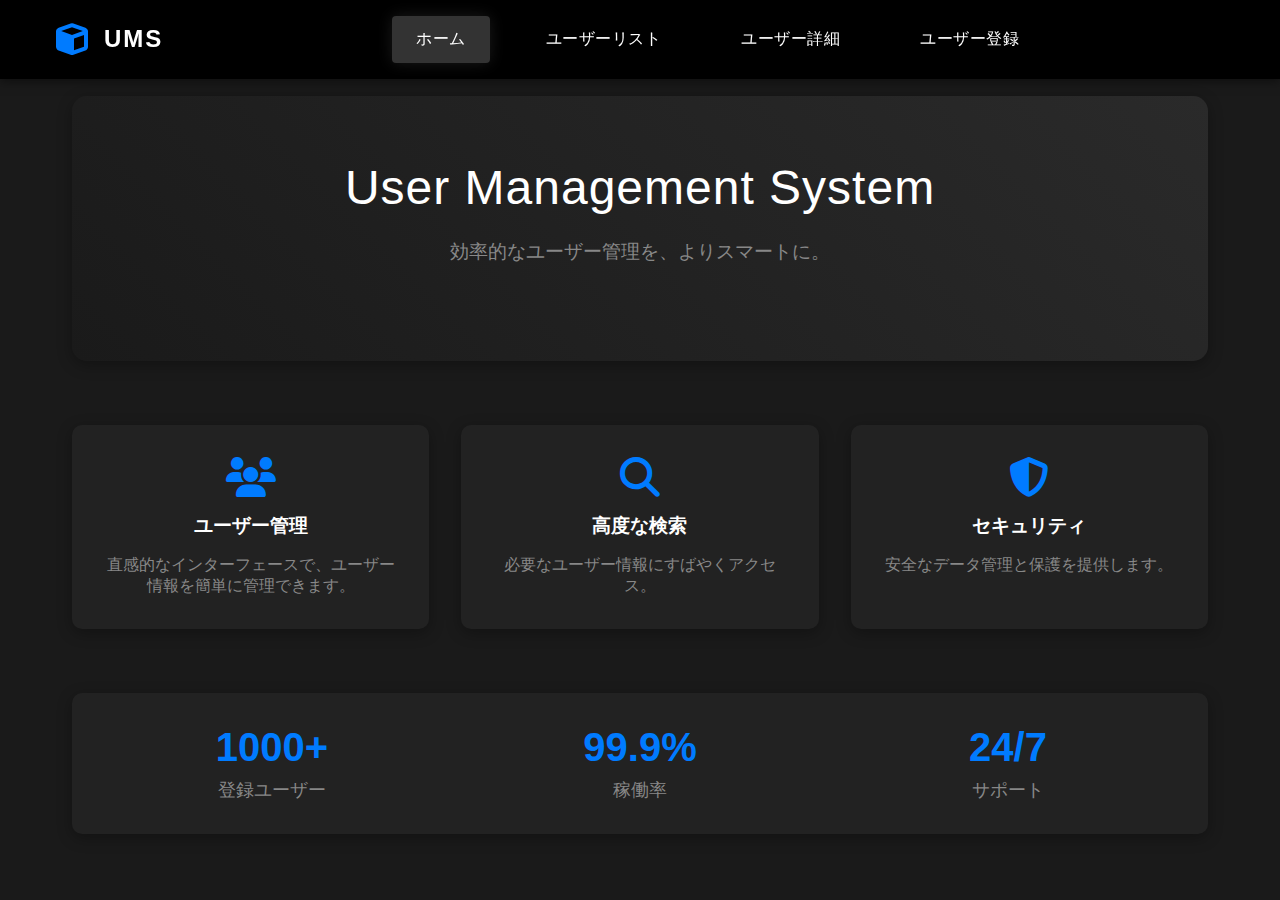
<file: static/index.html>
<!DOCTYPE html>
<html lang="ja">

<head>
    <meta charset="UTF-8">
    <meta name="viewport" content="width=device-width, initial-scale=1.0">
    <title>User Management System</title>
    <link rel="stylesheet" href="style.css">
    <link rel="stylesheet" href="https://cdnjs.cloudflare.com/ajax/libs/font-awesome/6.5.1/css/all.min.css">
</head>

<body>
    <main>
        <div class="hero-section">
            <h1>User Management System</h1>
            <p class="subtitle">効率的なユーザー管理を、よりスマートに。</p>
        </div>

        <div class="features-grid">
            <div class="feature-card">
                <i class="fas fa-users"></i>
                <h3>ユーザー管理</h3>
                <p>直感的なインターフェースで、ユーザー情報を簡単に管理できます。</p>
            </div>
            <div class="feature-card">
                <i class="fas fa-search"></i>
                <h3>高度な検索</h3>
                <p>必要なユーザー情報にすばやくアクセス。</p>
            </div>
            <div class="feature-card">
                <i class="fas fa-shield-alt"></i>
                <h3>セキュリティ</h3>
                <p>安全なデータ管理と保護を提供します。</p>
            </div>
        </div>

        <div class="stats-section">
            <div class="stat-item">
                <span class="stat-number">1000+</span>
                <span class="stat-label">登録ユーザー</span>
            </div>
            <div class="stat-item">
                <span class="stat-number">99.9%</span>
                <span class="stat-label">稼働率</span>
            </div>
            <div class="stat-item">
                <span class="stat-number">24/7</span>
                <span class="stat-label">サポート</span>
            </div>
        </div>
    </main>

    <script src="script.js"></script>
</body>

</html>
</file>
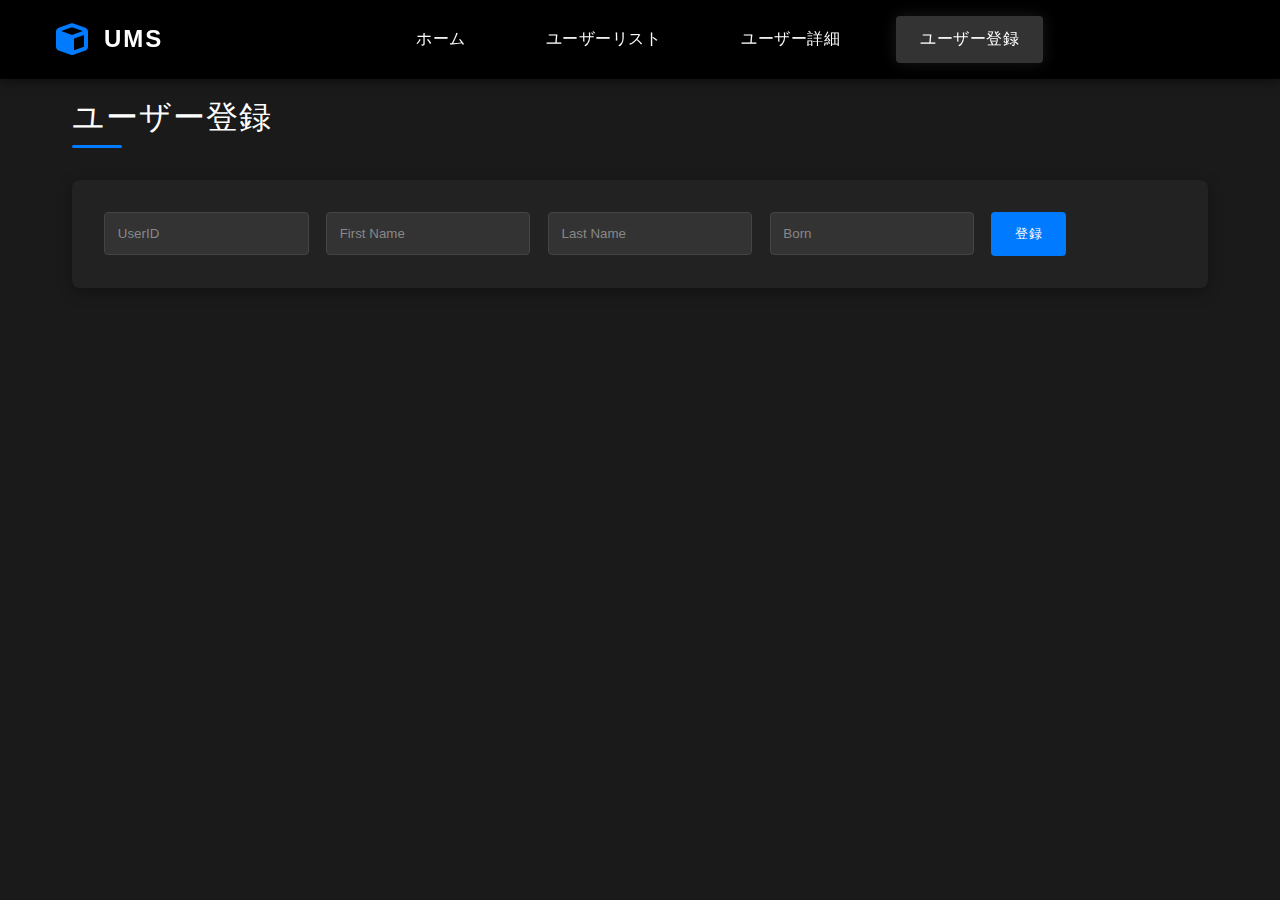
<file: static/user-create.html>
<!DOCTYPE html>
<html lang="ja">

<head>
    <meta charset="UTF-8">
    <title>User Management System</title>
    <link rel="stylesheet" href="https://cdnjs.cloudflare.com/ajax/libs/font-awesome/6.5.1/css/all.min.css">
    <link rel="stylesheet" href="style.css">
</head>

<body>
    <!-- ナビゲーション -->

    <main>
        <h1>ユーザー登録</h1>
        <div class="create-form">
            <input type="text" id="newUserId" placeholder="UserID">
            <input type="text" id="firstName" placeholder="First Name">
            <input type="text" id="lastName" placeholder="Last Name">
            <input type="number" id="birthYear" placeholder="Born">
            <button onclick="createUser()">登録</button>
        </div>
    </main>

    <script src="script.js"></script>
</body>

</html>
</file>
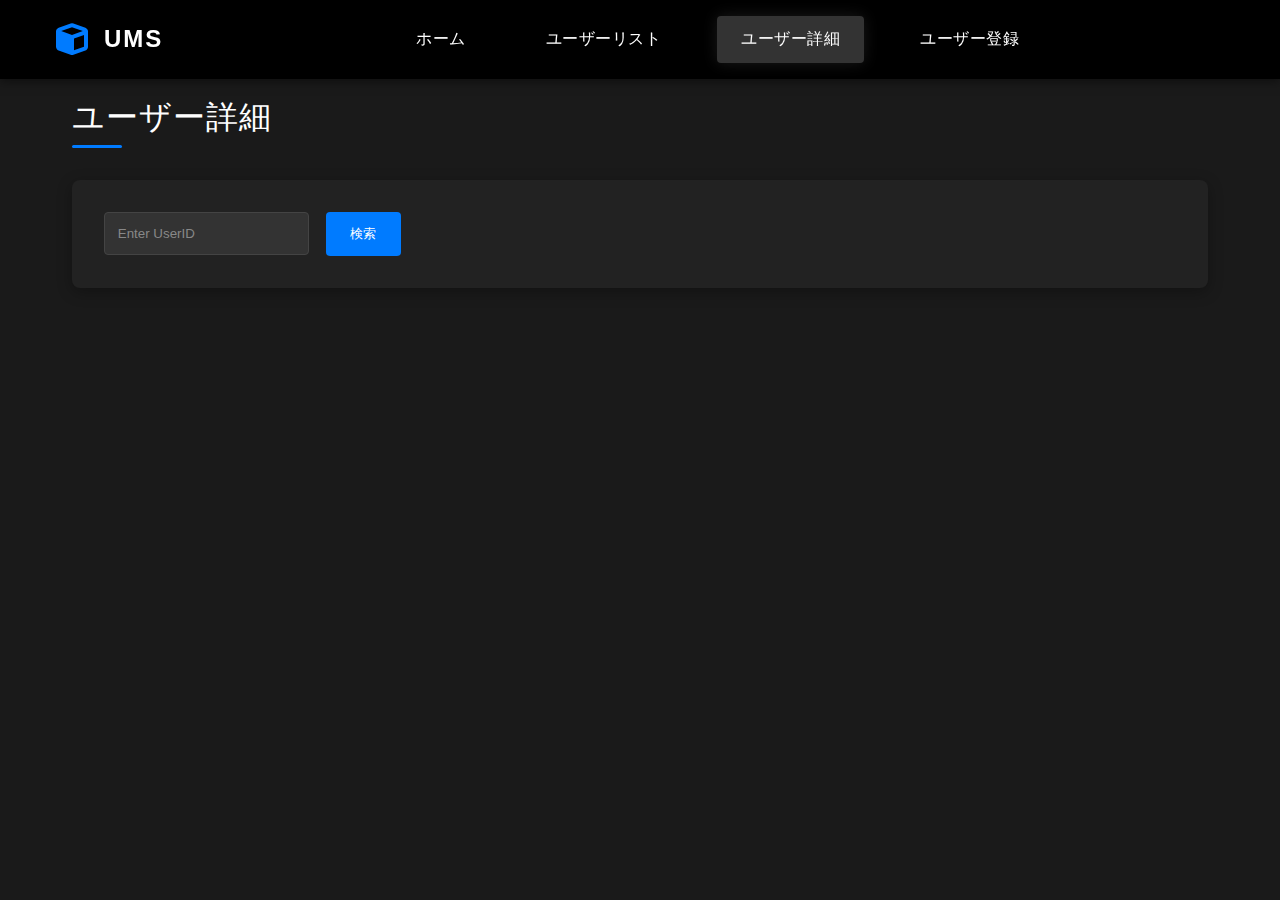
<file: static/user-detail.html>
<!DOCTYPE html>
<html lang="ja">

<head>
    <meta charset="UTF-8">
    <title>User Management System</title>
    <link rel="stylesheet" href="https://cdnjs.cloudflare.com/ajax/libs/font-awesome/6.5.1/css/all.min.css">
    <link rel="stylesheet" href="style.css">
</head>

<body>
    <!-- ナビゲーション -->

    <main>
        <h1>ユーザー詳細</h1>
        <div class="search-form">
            <input type="text" id="userId" placeholder="Enter UserID">
            <button onclick="getUser()">検索</button>
        </div>
        <div id="userDetails"></div>
        <div id="deleteButtonContainer" style="display: none; margin-top: 20px; text-align: right;">
            <button onclick="redirectToUpdate()" class="edit-btn"
                style="background-color: #00ff73bf; margin-right: 10px;">
                <i class="fas fa-edit"></i> 編集
            </button>
            <button onclick="deleteUser()" class="delete-btn" style="background-color: #ff4444;">
                <i class="fas fa-trash"></i> 削除
            </button>
        </div>
    </main>

    <script src="script.js"></script>
    <script>
        document.addEventListener('DOMContentLoaded', loadUserFromUrl);

        async function deleteUser() {
            const userId = document.getElementById('userId').value;
            if (!userId) {
                const urlParams = new URLSearchParams(window.location.search);
                userId = urlParams.get('id');
            }

            if (!userId) {
                alert('ユーザーIDが指定されていません。');
                return;
            }

            if (!confirm('本当にこのユーザーを削除しますか？')) {
                return;
            }

            try {
                const response = await fetch(`http://localhost:8000/${userId}`, {
                    method: 'DELETE'
                });

                if (response.ok) {
                    alert('ユーザーが正常に削除されました。');
                    window.location.href = '/static/user-list.html';
                } else {
                    alert('削除中にエラーが発生しました。');
                }
            } catch (error) {
                console.error('Error:', error);
                alert('削除中にエラーが発生しました。');
            }
        }
    </script>
</body>

</html>
</file>
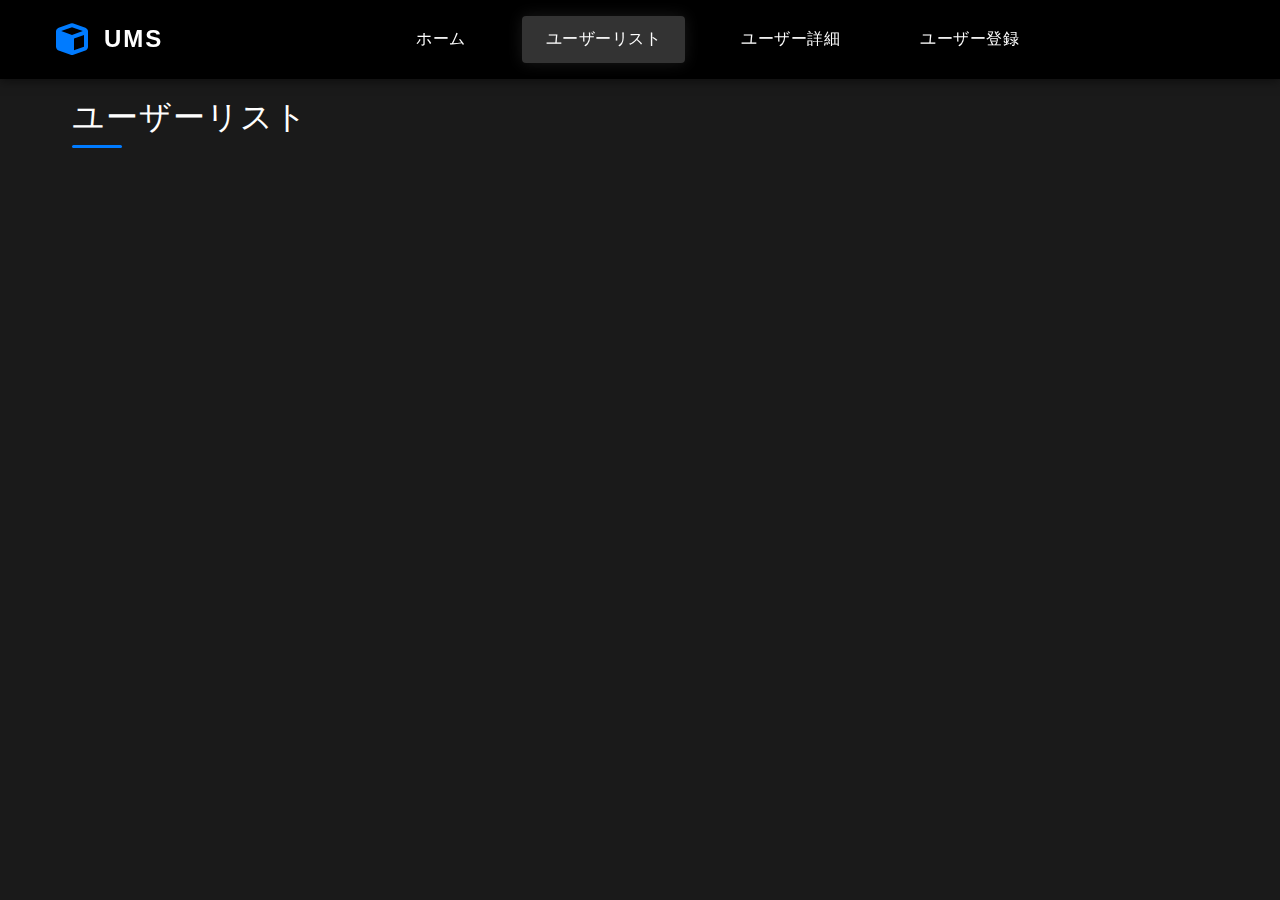
<file: static/user-list.html>
<!DOCTYPE html>
<html lang="ja">

<head>
    <meta charset="UTF-8">
    <title>User Management System</title>
    <link rel="stylesheet" href="https://cdnjs.cloudflare.com/ajax/libs/font-awesome/6.5.1/css/all.min.css">
    <link rel="stylesheet" href="style.css">
</head>

<body>
    <!-- ナビゲーション -->

    <main>
        <h1>ユーザーリスト</h1>
        <div id="userList"></div>
    </main>

    <script src="script.js"></script>
    <script>
        document.addEventListener('DOMContentLoaded', getAllUsers);
    </script>
</body>

</html>
</file>
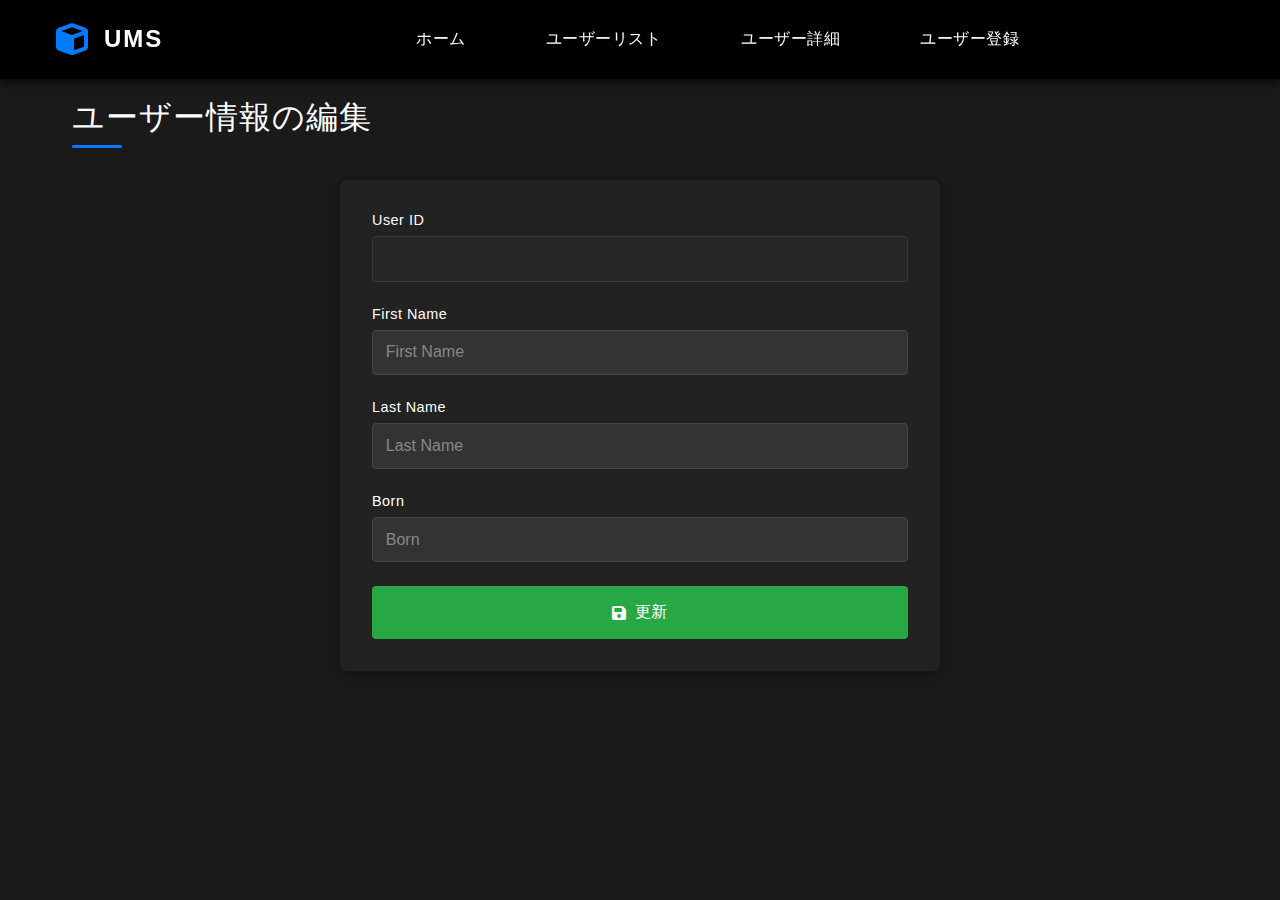
<file: static/user-update.html>
<!DOCTYPE html>
<html lang="ja">

<head>
    <meta charset="UTF-8">
    <title>User Management System</title>
    <link rel="stylesheet" href="https://cdnjs.cloudflare.com/ajax/libs/font-awesome/6.5.1/css/all.min.css">
    <link rel="stylesheet" href="style.css">
</head>

<body>
    <main>
        <h1>ユーザー情報の編集</h1>
        <div class="update-form">
            <div class="form-group">
                <label for="updateUserId">User ID</label>
                <input type="text" id="updateUserId" readonly>
            </div>

            <div class="form-group">
                <label for="updateFirstName">First Name</label>
                <input type="text" id="updateFirstName" placeholder="First Name">
            </div>

            <div class="form-group">
                <label for="updateLastName">Last Name</label>
                <input type="text" id="updateLastName" placeholder="Last Name">
            </div>

            <div class="form-group">
                <label for="updateBirthYear">Born</label>
                <input type="number" id="updateBirthYear" placeholder="Born">
            </div>

            <button onclick="updateUser()" class="update-btn">
                <i class="fas fa-save"></i> 更新
            </button>
        </div>
    </main>

    <script src="script.js"></script>
    <script>
        document.addEventListener('DOMContentLoaded', () => {
            loadNavigation();
            loadUserDataForUpdate();
        });
    </script>
</body>

</html>
</file>
<file: static/style.css>
/* リセットとベーススタイル */
* {
    margin: 0;
    padding: 0;
    box-sizing: border-box;
}

body {
    margin: 0;
    padding: 0;
    font-family: 'Helvetica Neue', Arial, sans-serif;
    background-color: #1a1a1a;
    color: #ffffff;
    min-height: 100vh;
}

/* グローバルナビゲーション */
.global-nav {
    background-color: #000000;
    padding: 1rem;
    position: fixed;
    top: 0;
    left: 0;
    right: 0;
    width: 100%;
    z-index: 1000;
    box-shadow: 0 2px 10px rgba(0, 0, 0, 0.5);
}

.nav-container {
    max-width: 1200px;
    margin: 0 auto;
    display: flex;
    align-items: center;
    padding: 0 1rem;
}

.logo {
    display: flex;
    align-items: center;
    gap: 1rem;
    text-decoration: none;
    margin-right: 3rem;
}

.logo-icon {
    font-size: 2rem;
    color: #007bff;
    animation: rotateLogo 20s linear infinite;
}

.logo-text {
    font-size: 1.5rem;
    font-weight: bold;
    color: #fff;
    letter-spacing: 2px;
}

.nav-links {
    display: flex;
    align-items: center;
    gap: 2rem;
    flex: 1;
    justify-content: center;
}

.nav-item {
    color: #ffffff;
    text-decoration: none;
    padding: 0.8rem 1.5rem;
    transition: all 0.3s ease;
    border-radius: 4px;
    font-weight: 500;
    letter-spacing: 0.5px;
    white-space: nowrap;
}

.nav-item:hover {
    background-color: #333;
    transform: translateY(-2px);
}

.nav-item.active {
    background-color: #333;
    box-shadow: 0 0 15px rgba(255, 255, 255, 0.1);
}

/* メインコンテンツ */
main {
    padding: 6rem 2rem 2rem;
    max-width: 1200px;
    margin: 0 auto;
    min-height: calc(100vh - 4rem);
}

/* フォーム要素 */
.search-form, .create-form {
    margin-bottom: 2rem;
    background-color: #222;
    padding: 2rem;
    border-radius: 8px;
    box-shadow: 0 4px 15px rgba(0, 0, 0, 0.3);
}

input {
    padding: 0.8rem;
    margin-right: 0.8rem;
    background-color: #333;
    border: 1px solid #444;
    border-radius: 4px;
    color: #fff;
    transition: all 0.3s ease;
}

input:focus {
    outline: none;
    border-color: #666;
    box-shadow: 0 0 10px rgba(255, 255, 255, 0.1);
}

input::placeholder {
    color: #888;
}

button {
    padding: 0.8rem 1.5rem;
    background-color: #007bff;
    color: white;
    border: none;
    border-radius: 4px;
    cursor: pointer;
    transition: all 0.3s ease;
    font-weight: 500;
    letter-spacing: 0.5px;
}

button:hover {
    background-color: #0056b3;
    transform: translateY(-2px);
    box-shadow: 0 4px 15px rgba(0, 123, 255, 0.3);
}

/* テーブルスタイル */
table {
    margin-top: 1.5rem;
    width: 100%;
    border-collapse: separate;
    border-spacing: 0;
    background-color: #222;
    border-radius: 8px;
    overflow: hidden;
    box-shadow: 0 4px 15px rgba(0, 0, 0, 0.3);
}

th, td {
    padding: 1rem;
    border-bottom: 1px solid #333;
    text-align: left;
}

th {
    background-color: #000000;
    color: #fff;
    font-weight: 500;
    letter-spacing: 0.5px;
}

tr:last-child td {
    border-bottom: none;
}

tr:hover {
    background-color: #2a2a2a;
}

/* アニメーション */
@keyframes rotateLogo {
    from { transform: rotate(0deg); }
    to { transform: rotate(360deg); }
}

@keyframes fadeIn {
    from {
        opacity: 0;
        transform: translateY(20px);
    }
    to {
        opacity: 1;
        transform: translateY(0);
    }
}

.search-form,
.create-form,
table,
.feature-card,
.stat-item {
    animation: fadeIn 0.5s ease-out forwards;
}

/* ホームページ専用スタイル */
.hero-section {
    text-align: center;
    padding: 4rem 0;
    background: linear-gradient(45deg, #1a1a1a, #2a2a2a);
    border-radius: 15px;
    margin-bottom: 4rem;
    box-shadow: 0 4px 15px rgba(0, 0, 0, 0.3);
}

.hero-section h1 {
    font-size: 3rem;
    margin-bottom: 1rem;
}

.subtitle {
    font-size: 1.2rem;
    color: #888;
    margin-bottom: 2rem;
}

.features-grid {
    display: grid;
    grid-template-columns: repeat(auto-fit, minmax(250px, 1fr));
    gap: 2rem;
    margin-bottom: 4rem;
}

.feature-card {
    background: #222;
    padding: 2rem;
    border-radius: 10px;
    text-align: center;
    transition: transform 0.3s ease;
    box-shadow: 0 4px 15px rgba(0, 0, 0, 0.3);
}

.feature-card:hover {
    transform: translateY(-10px);
}

.feature-card i {
    font-size: 2.5rem;
    color: #007bff;
    margin-bottom: 1rem;
}

.feature-card h3 {
    color: #fff;
    margin-bottom: 1rem;
}

.feature-card p {
    color: #888;
}

.stats-section {
    display: grid;
    grid-template-columns: repeat(auto-fit, minmax(200px, 1fr));
    gap: 2rem;
    margin-top: 4rem;
    padding: 2rem;
    background: #222;
    border-radius: 10px;
    box-shadow: 0 4px 15px rgba(0, 0, 0, 0.3);
}

.stat-item {
    text-align: center;
}

.stat-number {
    display: block;
    font-size: 2.5rem;
    font-weight: bold;
    color: #007bff;
    margin-bottom: 0.5rem;
}

.stat-label {
    color: #888;
    font-size: 1.1rem;
}

/* 見出し */
h1 {
    color: #fff;
    margin-bottom: 2rem;
    font-weight: 500;
    letter-spacing: 1px;
    position: relative;
    padding-bottom: 0.5rem;
}

h1:not(.hero-section h1)::after {
    content: '';
    position: absolute;
    bottom: 0;
    left: 0;
    width: 50px;
    height: 3px;
    background-color: #007bff;
    border-radius: 2px;
}

/* 詳細ボタンのスタイル */
.detail-btn {
    background-color: #28a745;
    color: white;
    border: none;
    padding: 0.5rem 1rem;
    border-radius: 4px;
    cursor: pointer;
    transition: all 0.3s ease;
    display: flex;
    align-items: center;
    gap: 0.5rem;
    font-size: 0.9rem;
}

.detail-btn:hover {
    background-color: #218838;
    transform: translateY(-2px);
    box-shadow: 0 2px 8px rgba(40, 167, 69, 0.3);
}

.detail-btn i {
    font-size: 0.9rem;
}

/* ユーザー一覧のグリッドレイアウト */
.user-grid {
    display: grid;
    grid-template-columns: repeat(auto-fill, minmax(280px, 1fr));
    gap: 1.5rem;
    padding: 1rem 0;
}

/* ユーザーカード */
.user-card {
    background: linear-gradient(145deg, #222, #2a2a2a);
    border-radius: 12px;
    padding: 1.5rem;
    display: flex;
    justify-content: space-between;
    align-items: center;
    transition: all 0.3s ease;
    box-shadow: 0 4px 15px rgba(0, 0, 0, 0.2);
}

.user-card:hover {
    transform: translateY(-5px);
    box-shadow: 0 6px 20px rgba(0, 0, 0, 0.3);
}

/* ユーザー情報 */
.user-info {
    display: flex;
    align-items: center;
    gap: 1rem;
}

.user-icon {
    font-size: 1.5rem;
    color: #007bff;
    background: rgba(0, 123, 255, 0.1);
    padding: 0.8rem;
    border-radius: 50%;
    width: 1.5rem;
    height: 1.5rem;
    display: flex;
    align-items: center;
    justify-content: center;
}

.user-id {
    font-size: 1.1rem;
    font-weight: 500;
    color: #fff;
    letter-spacing: 0.5px;
}

/* 詳細ボタン */
.detail-btn {
    background: transparent;
    color: #007bff;
    border: 2px solid #007bff;
    padding: 0.7rem 1.2rem;
    border-radius: 8px;
    cursor: pointer;
    transition: all 0.3s ease;
    display: flex;
    align-items: center;
    gap: 0.8rem;
    font-size: 0.9rem;
    font-weight: 500;
    letter-spacing: 0.5px;
}

.detail-btn:hover {
    background: #007bff;
    color: white;
    transform: translateX(5px);
    box-shadow: 0 0 15px rgba(0, 123, 255, 0.3);
}

.detail-btn i {
    font-size: 0.9rem;
    transition: transform 0.3s ease;
}

.detail-btn:hover i {
    transform: translateX(3px);
}

.detail-text {
    white-space: nowrap;
}

/* レスポンシブ対応 */
@media (max-width: 768px) {
    .user-grid {
        grid-template-columns: 1fr;
    }
    
    .user-card {
        padding: 1.2rem;
    }
}

.error-message {
    text-align: center;
    padding: 20px;
    margin: 20px 0;
    background-color: #fff3f3;
    border: 1px solid #ffcdd2;
    border-radius: 4px;
    color: #d32f2f;
}

.error-message i {
    font-size: 24px;
    margin-bottom: 10px;
}

.error-message h2 {
    margin: 10px 0;
    font-size: 18px;
}

/* 更新フォーム用のスタイル */
.update-form {
    max-width: 600px;
    margin: 2rem auto;
    padding: 2rem;
    background-color: #222;
    border-radius: 8px;
    box-shadow: 0 4px 15px rgba(0, 0, 0, 0.3);
}

.form-group {
    margin-bottom: 1.5rem;
}

.form-group label {
    display: block;
    margin-bottom: 0.5rem;
    color: #ffffff;
    font-weight: 500;
    font-size: 0.9rem;
    letter-spacing: 0.5px;
}

.form-group input {
    width: 100%;
    padding: 0.8rem;
    background-color: #333;
    border: 1px solid #444;
    border-radius: 4px;
    color: #fff;
    font-size: 1rem;
    transition: all 0.3s ease;
}

.form-group input:focus {
    outline: none;
    border-color: #007bff;
    box-shadow: 0 0 10px rgba(0, 123, 255, 0.2);
}

.form-group input[readonly] {
    background-color: #2a2a2a;
    cursor: not-allowed;
    opacity: 0.7;
}

.update-btn {
    width: 100%;
    padding: 1rem;
    margin-top: 1rem;
    background-color: #28a745;
    color: white;
    border: none;
    border-radius: 4px;
    font-size: 1rem;
    font-weight: 500;
    display: flex;
    align-items: center;
    justify-content: center;
    gap: 0.5rem;
    transition: all 0.3s ease;
}

.update-btn:hover {
    background-color: #218838;
    transform: translateY(-2px);
    box-shadow: 0 4px 15px rgba(40, 167, 69, 0.3);
}

.update-btn i {
    font-size: 1rem;
}
</file>
